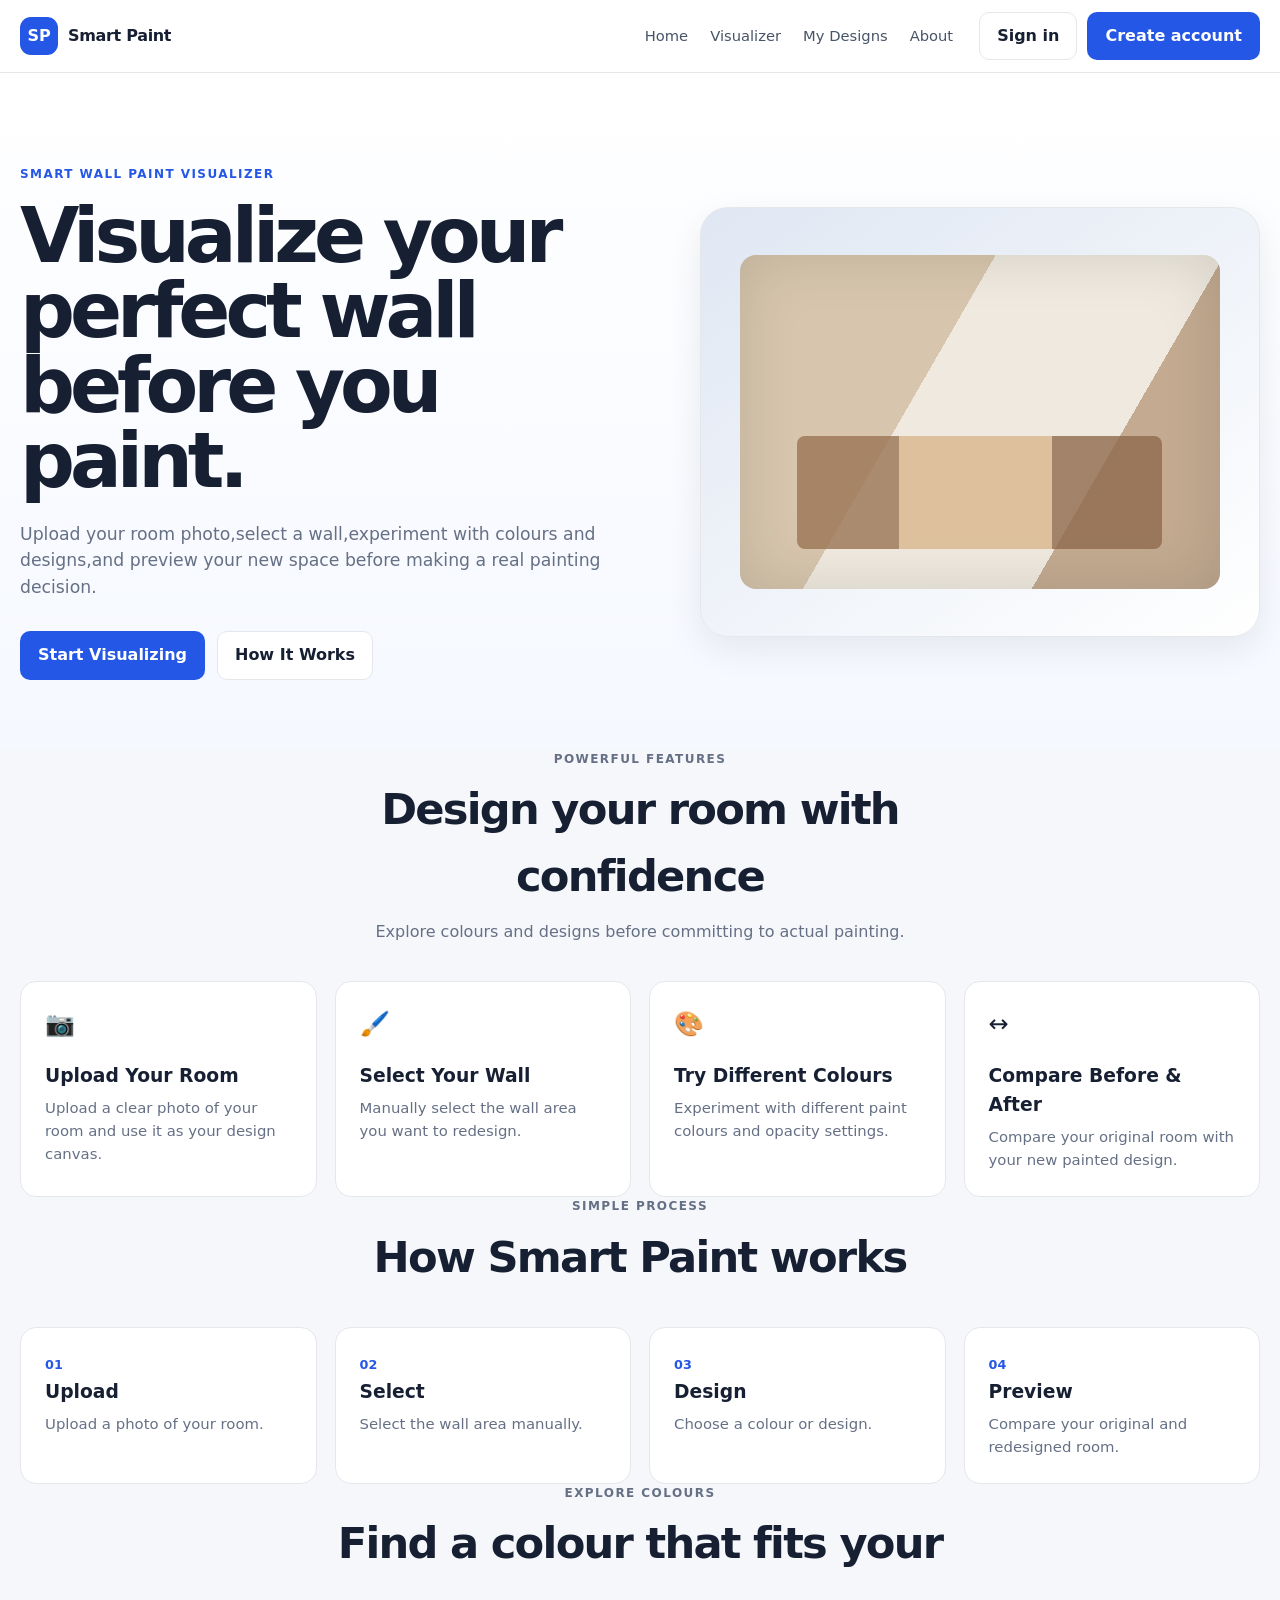
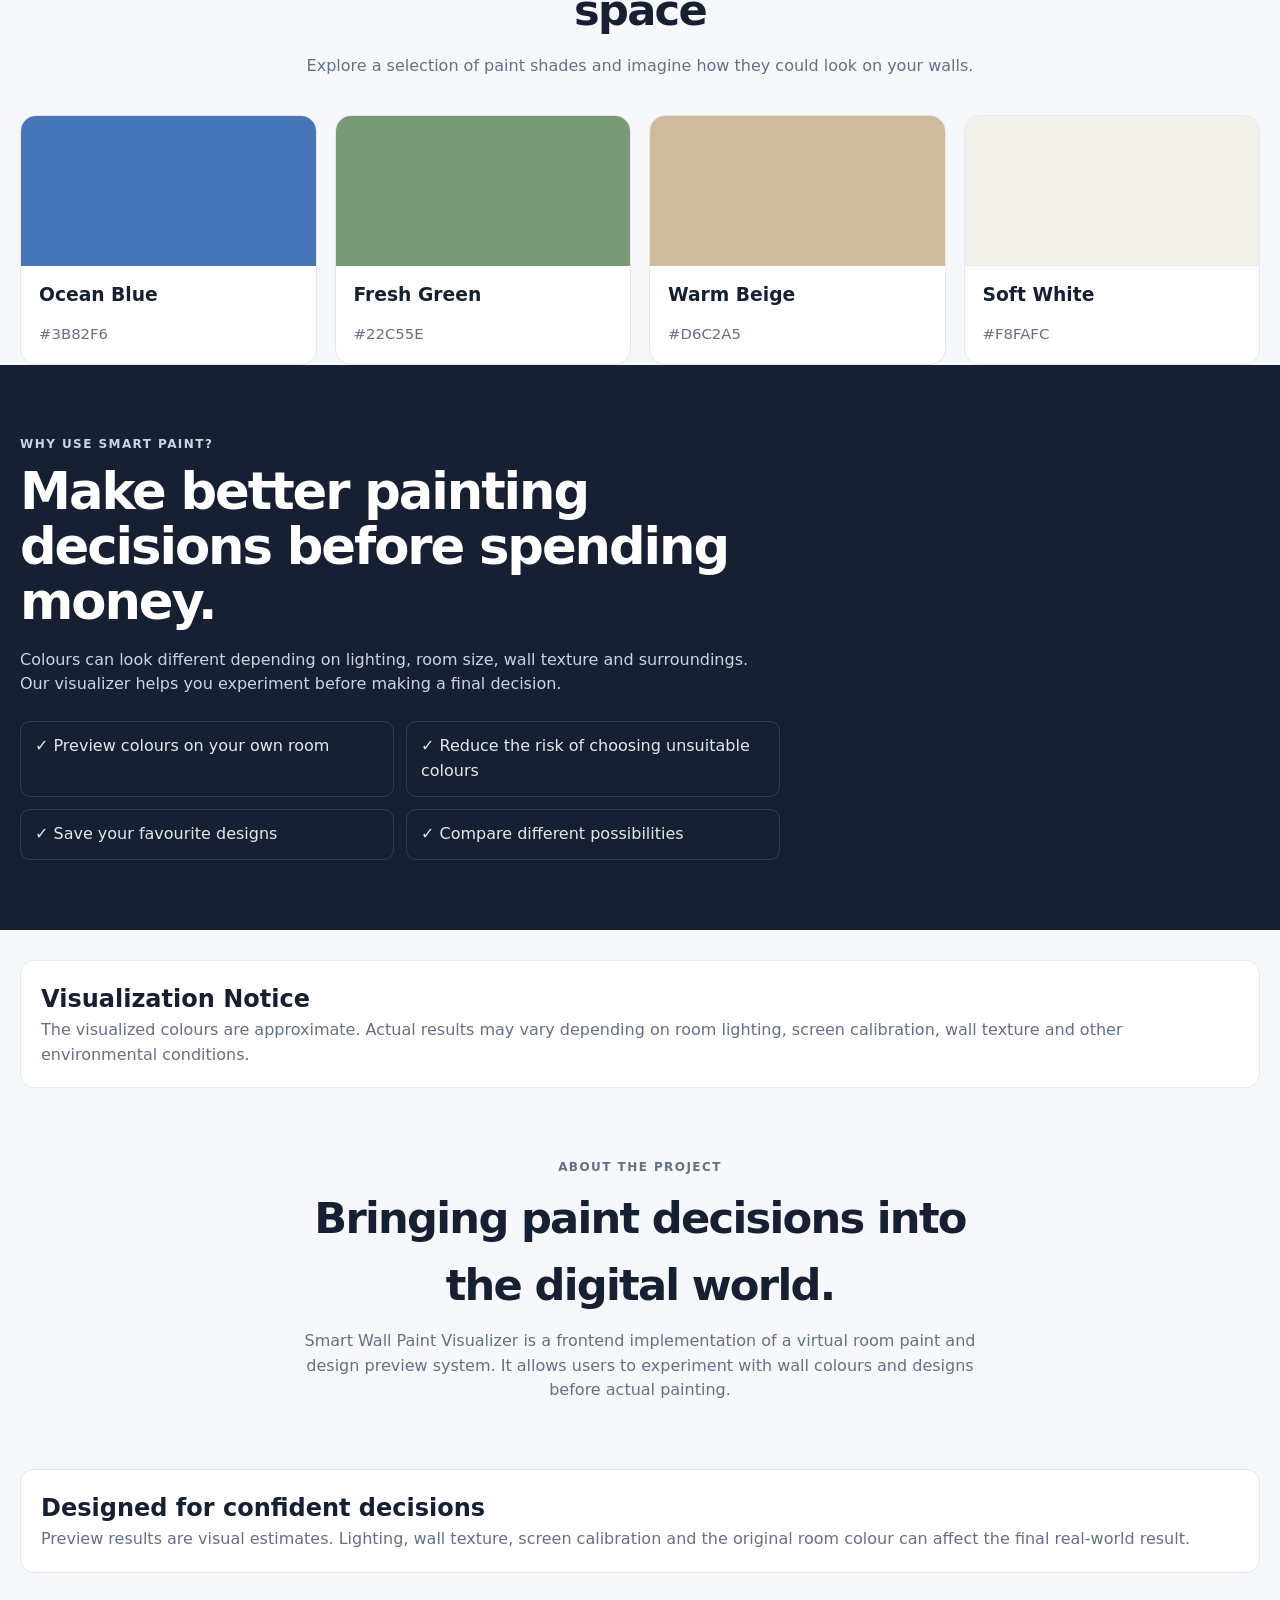
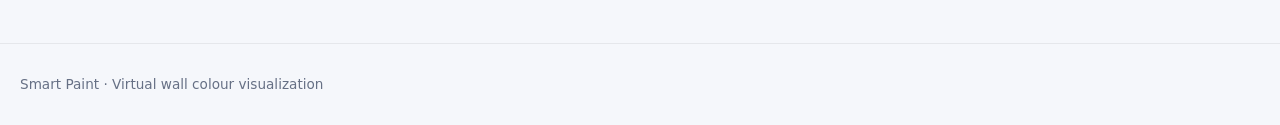
<file: index.html>
<!doctype html>
<html lang="en">
  <head>
    <meta charset="UTF-8" />
    <meta name="viewport" content="width=device-width, initial-scale=1.0" />
    <link rel="stylesheet" href="css/style.css" />
    <link rel="stylesheet" href="css/components.css" />
    <link rel="stylesheet" href="css/responsive.css" />
    <title>Smart Wall Paint Visualizer</title>
  </head>
  <body>
    <header class="site-header">
      <div class="container header-container">
        <a href="index.html" class="logo">
          <span class="logo-mark"> SP </span>
          <span class="logo-text"> Smart Paint </span>
        </a>
        <nav class="main-navigation" aria-label="Main navigation">
          <a href="index.html"> Home </a>
          <a href="pages/upload.html"> Visualizer </a>
          <a href="pages/saved-designs.html"> My Designs </a>
          <a href="#about"> About </a>
        </nav>
        <div class="header-actions">
          <a href="pages/login.html" class="button-link"> Sign in </a>
          <a href="pages/register.html" class="button primary">
            Create account
          </a>
        </div>
      </div>
    </header>
    <main>
      <section class="hero-section" id="home">
        <div class="container hero-container">
          <div class="hero-content">
            <p class="eyebrow">SMART WALL PAINT VISUALIZER</p>
            <h1>Visualize your perfect wall before you paint.</h1>
            <p class="hero-description">
              Upload your room photo,select a wall,experiment with colours and
              designs,and preview your new space before making a real painting
              decision.
            </p>
            <div class="hero-actions">
              <a href="pages/upload.html" class="primary-button">
                Start Visualizing
              </a>
              <a href="#how-it-works" class="secondary-button">
                How It Works
              </a>
            </div>
          </div>
          <div class="hero-visual" aria-hidden="true">
            <div class="hero-room"></div>
          </div>
        </div>
      </section>
      <section class="features-section" id="features">
        <div class="container">
          <div class="section-heading">
            <p class="eyebrow">POWERFUL FEATURES</p>
            <h2>Design your room with confidence</h2>
            <p>
              Explore colours and designs before committing to actual painting.
            </p>
          </div>
          <div class="features-grid">
            <article class="feature-card">
              <div class="feature-icon">📷</div>
              <h3>Upload Your Room</h3>
              <p>
                Upload a clear photo of your room and use it as your design
                canvas.
              </p>
            </article>
            <article class="feature-card">
              <div class="feature-icon">🖌️</div>
              <h3>Select Your Wall</h3>
              <p>Manually select the wall area you want to redesign.</p>
            </article>
            <article class="feature-card">
              <div class="feature-icon">🎨</div>
              <h3>Try Different Colours</h3>
              <p>
                Experiment with different paint colours and opacity settings.
              </p>
            </article>
            <article class="feature-card">
              <div class="feature-icon">↔️</div>
              <h3>Compare Before & After</h3>
              <p>Compare your original room with your new painted design.</p>
            </article>
          </div>
        </div>
      </section>
      <section class="how-it-works-section" id="how-it-works">
        <div class="container">
          <div class="section-heading">
            <p class="eyebrow">SIMPLE PROCESS</p>
            <h2>How Smart Paint works</h2>
          </div>
          <div class="steps-container">
            <article class="step-card">
              <span class="step-number"> 01 </span>
              <h3>Upload</h3>
              <p>Upload a photo of your room.</p>
            </article>
            <article class="step-card">
              <span class="step-number"> 02 </span>
              <h3>Select</h3>
              <p>Select the wall area manually.</p>
            </article>
            <article class="step-card">
              <span class="step-number"> 03 </span>
              <h3>Design</h3>
              <p>Choose a colour or design.</p>
            </article>
            <article class="step-card">
              <span class="step-number"> 04 </span>
              <h3>Preview</h3>
              <p>Compare your original and redesigned room.</p>
            </article>
          </div>
        </div>
      </section>
      <section class="color-section" id="colors">
        <div class="container">
          <div class="section-heading">
            <p class="eyebrow">EXPLORE COLOURS</p>
            <h2>Find a colour that fits your space</h2>
            <p>
              Explore a selection of paint shades and imagine how they could
              look on your walls.
            </p>
          </div>
          <div class="color-grid">
            <article class="color-card">
              <div class="color-swatch color-blue"></div>
              <h3>Ocean Blue</h3>
              <p>#3B82F6</p>
            </article>
            <article class="color-card">
              <div class="color-swatch color-green"></div>
              <h3>Fresh Green</h3>
              <p>#22C55E</p>
            </article>
            <article class="color-card">
              <div class="color-swatch color-beige"></div>
              <h3>Warm Beige</h3>
              <p>#D6C2A5</p>
            </article>
            <article class="color-card">
              <div class="color-swatch color-white"></div>
              <h3>Soft White</h3>
              <p>#F8FAFC</p>
            </article>
          </div>
        </div>
      </section>
      <section class="benefits-section">
        <div class="container benefits-container">
          <div class="benefits-content">
            <p class="eyebrow">WHY USE SMART PAINT?</p>
            <h2>Make better painting decisions before spending money.</h2>
            <p>
              Colours can look different depending on lighting, room size, wall
              texture and surroundings. Our visualizer helps you experiment
              before making a final decision.
            </p>
            <ul class="benefits-list">
              <li>✓ Preview colours on your own room</li>
              <li>✓ Reduce the risk of choosing unsuitable colours</li>
              <li>✓ Save your favourite designs</li>
              <li>✓ Compare different possibilities</li>
            </ul>
          </div>
        </div>
      </section>
      <section class="disclaimer-section">
        <div class="container">
          <div class="disclaimer-box">
            <h2>Visualization Notice</h2>
            <p>
              The visualized colours are approximate. Actual results may vary
              depending on room lighting, screen calibration, wall texture and
              other environmental conditions.
            </p>
          </div>
        </div>
      </section>
      <section class="about-section" id="about">
        <div class="container">
          <div class="section-heading">
            <p class="eyebrow">ABOUT THE PROJECT</p>
            <h2>Bringing paint decisions into the digital world.</h2>
            <p>
              Smart Wall Paint Visualizer is a frontend implementation of a
              virtual room paint and design preview system. It allows users to
              experiment with wall colours and designs before actual painting.
            </p>
          </div>
        </div>
      </section>
      <section class="disclaimer-section">
        <div class="container">
          <div class="disclaimer-box">
            <h2>Designed for confident decisions</h2>
            <p>
              Preview results are visual estimates. Lighting, wall texture,
              screen calibration and the original room colour can affect the
              final real-world result.
            </p>
          </div>
        </div>
      </section>
    </main>
    <footer class="footer">
      <div class="container">
        Smart Paint · Virtual wall colour visualization
      </div>
    </footer>
  </body>
</html>
</file>
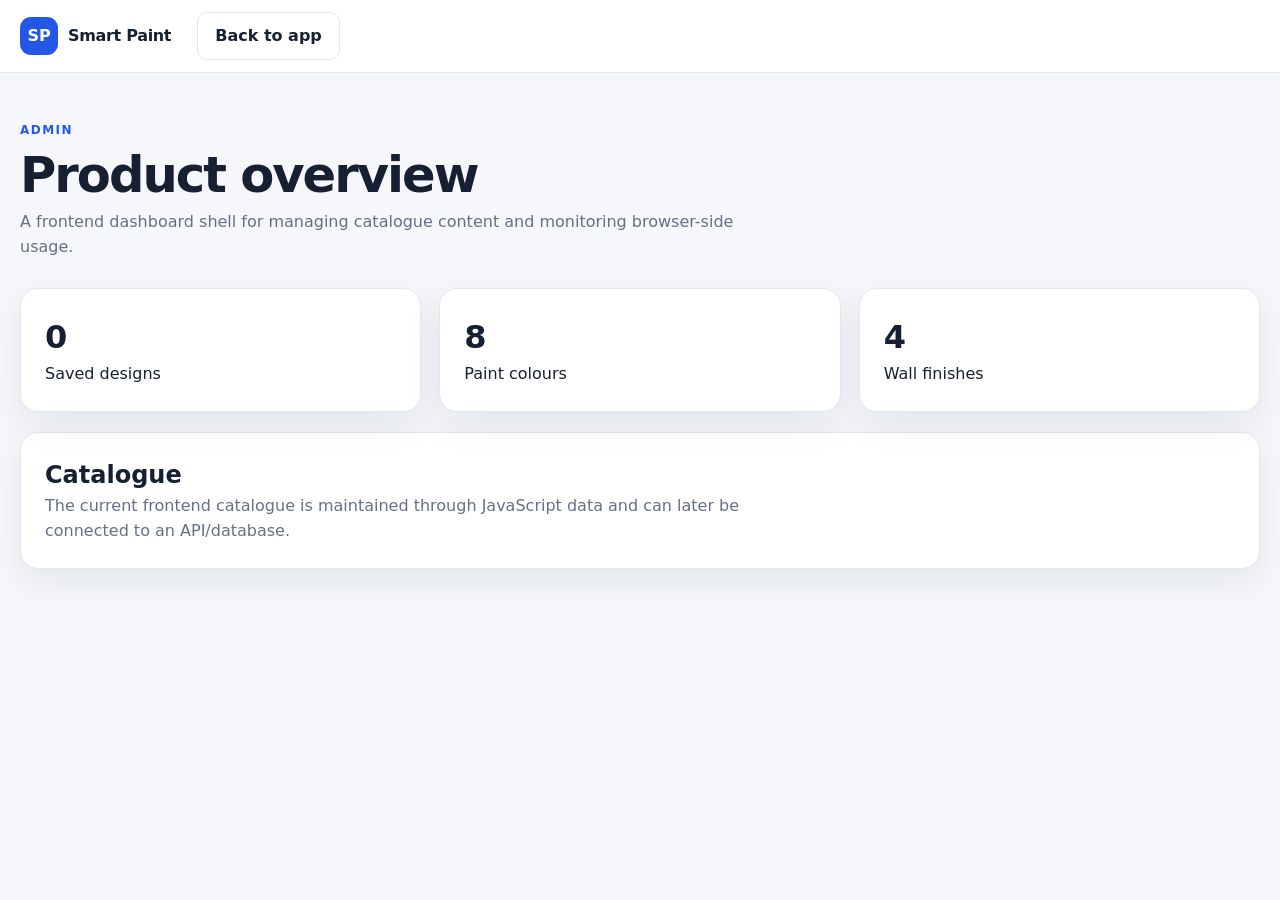
<file: pages/admin.html>
<!doctype html>
<html lang="en">
  <head>
    <meta charset="utf-8" />
    <meta name="viewport" content="width=device-width,initial-scale=1" />
    <title>Admin dashboard | Smart Paint</title>
    <link rel="stylesheet" href="../css/style.css" />
    <link rel="stylesheet" href="../css/components.css" />
    <link rel="stylesheet" href="../css/responsive.css" />
  </head>
  <body>
    <header class="site-header">
      <div class="container header-container">
        <a class="logo" href="../index.html">
          <span class="logo-mark"> SP </span>
          <span class="logo-text"> Smart Paint </span>
        </a>
        <a class="button-link" href="../index.html"> Back to app </a>
      </div>
    </header>
    <main class="page-shell">
      <div class="container">
        <header class="page-header">
          <p class="eyebrow">ADMIN</p>
          <h1 class="page-title">Product overview</h1>
          <p class="page-description">
            A frontend dashboard shell for managing catalogue content and
            monitoring browser-side usage.
          </p>
        </header>
        <div class="admin-grid">
          <article class="card kpi-card">
            <strong id="admin-design-count"> — </strong>
            <p>Saved designs</p>
          </article>
          <article class="card kpi-card">
            <strong> 8 </strong>
            <p>Paint colours</p>
          </article>
          <article class="card kpi-card">
            <strong> 4 </strong>
            <p>Wall finishes</p>
          </article>
        </div>
        <section class="card admin-section">
          <h2>Catalogue</h2>
          <p class="page-description">
            The current frontend catalogue is maintained through JavaScript data
            and can later be connected to an API/database.
          </p>
        </section>
      </div>
    </main>
    <script src="../js/storage.js"></script>
    <script src="../js/admin.js"></script>
  </body>
</html>
</file>
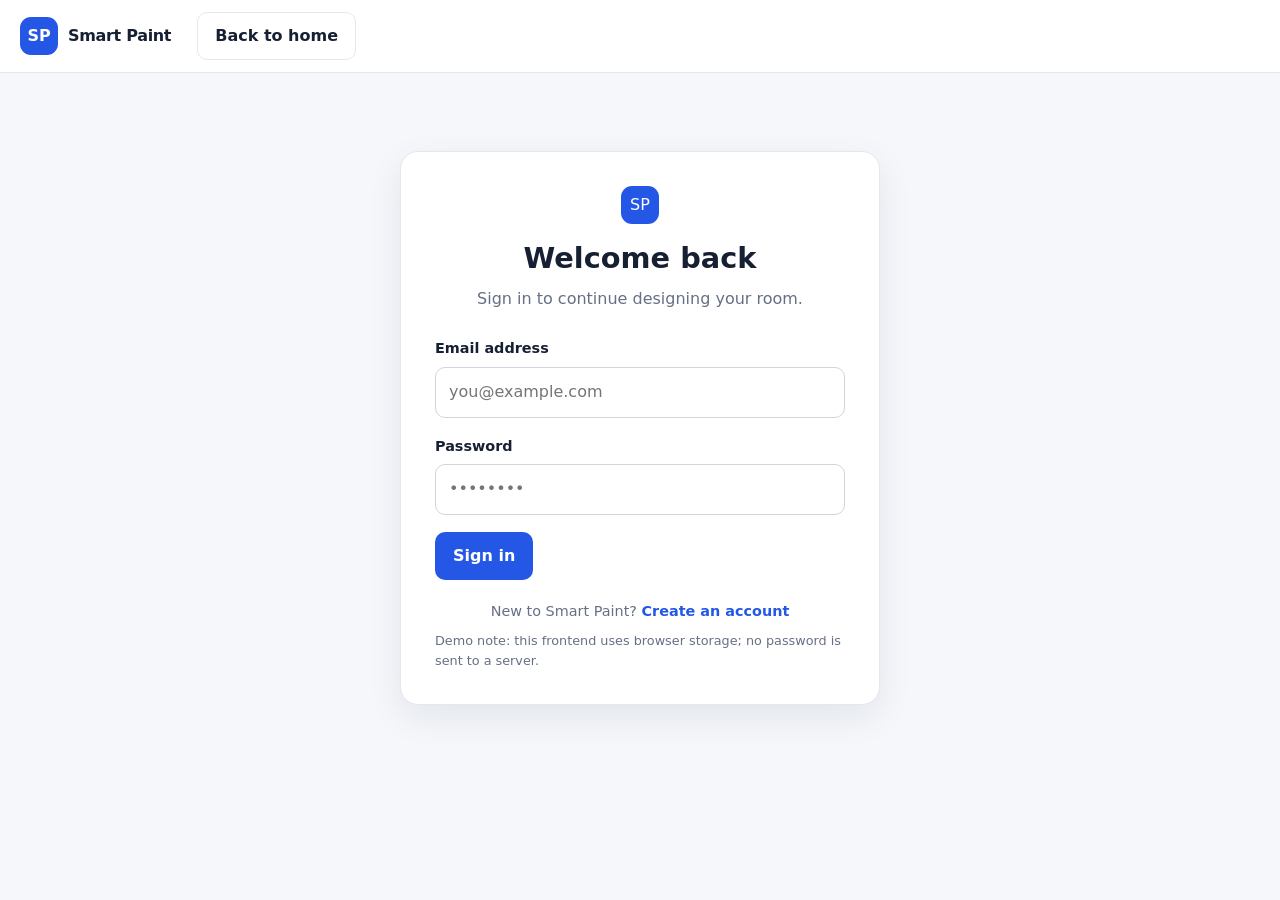
<file: pages/login.html>
<!doctype html>
<html lang="en">
  <head>
    <meta charset="utf-8" />
    <meta name="viewport" content="width=device-width,initial-scale=1" />
    <title>Sign in | Smart Paint</title>
    <link rel="stylesheet" href="../css/style.css" />
    <link rel="stylesheet" href="../css/components.css" />
    <link rel="stylesheet" href="../css/responsive.css" />
  </head>
  <body data-page="auth">
    <header class="site-header">
      <div class="container header-container">
        <a class="logo" href="../index.html">
          <span class="logo-mark"> SP </span>
          <span class="logo-text"> Smart Paint </span>
        </a>
        <a class="button-link" href="../index.html"> Back to home </a>
      </div>
    </header>
    <main class="page-shell">
      <div class="form-shell">
        <section class="card auth-card">
          <div class="auth-brand">
            <div class="logo-mark">SP</div>
            <h1>Welcome back</h1>
            <p class="auth-subtitle">
              Sign in to continue designing your room.
            </p>
          </div>
          <form id="auth-form" data-mode="login">
            <div class="form-group">
              <label for="email"> Email address </label>
              <input
                id="email"
                type="email"
                autocomplete="email"
                placeholder="you@example.com"
                required
              />
            </div>
            <div class="form-group">
              <label for="password"> Password </label>
              <input
                id="password"
                type="password"
                autocomplete="current-password"
                placeholder="••••••••"
                required
                minlength="6"
              />
            </div>
            <p id="auth-message" aria-live="polite"></p>
            <button class="button primary" type="submit">Sign in</button>
          </form>
          <p class="auth-footer">
            New to Smart Paint?
            <a href="register.html"> Create an account </a>
          </p>
          <p class="form-note">
            Demo note: this frontend uses browser storage; no password is sent
            to a server.
          </p>
        </section>
      </div>
    </main>
    <script src="../js/storage.js"></script>
    <script src="../js/validation.js"></script>
    <script src="../js/auth.js"></script>
  </body>
</html>
</file>
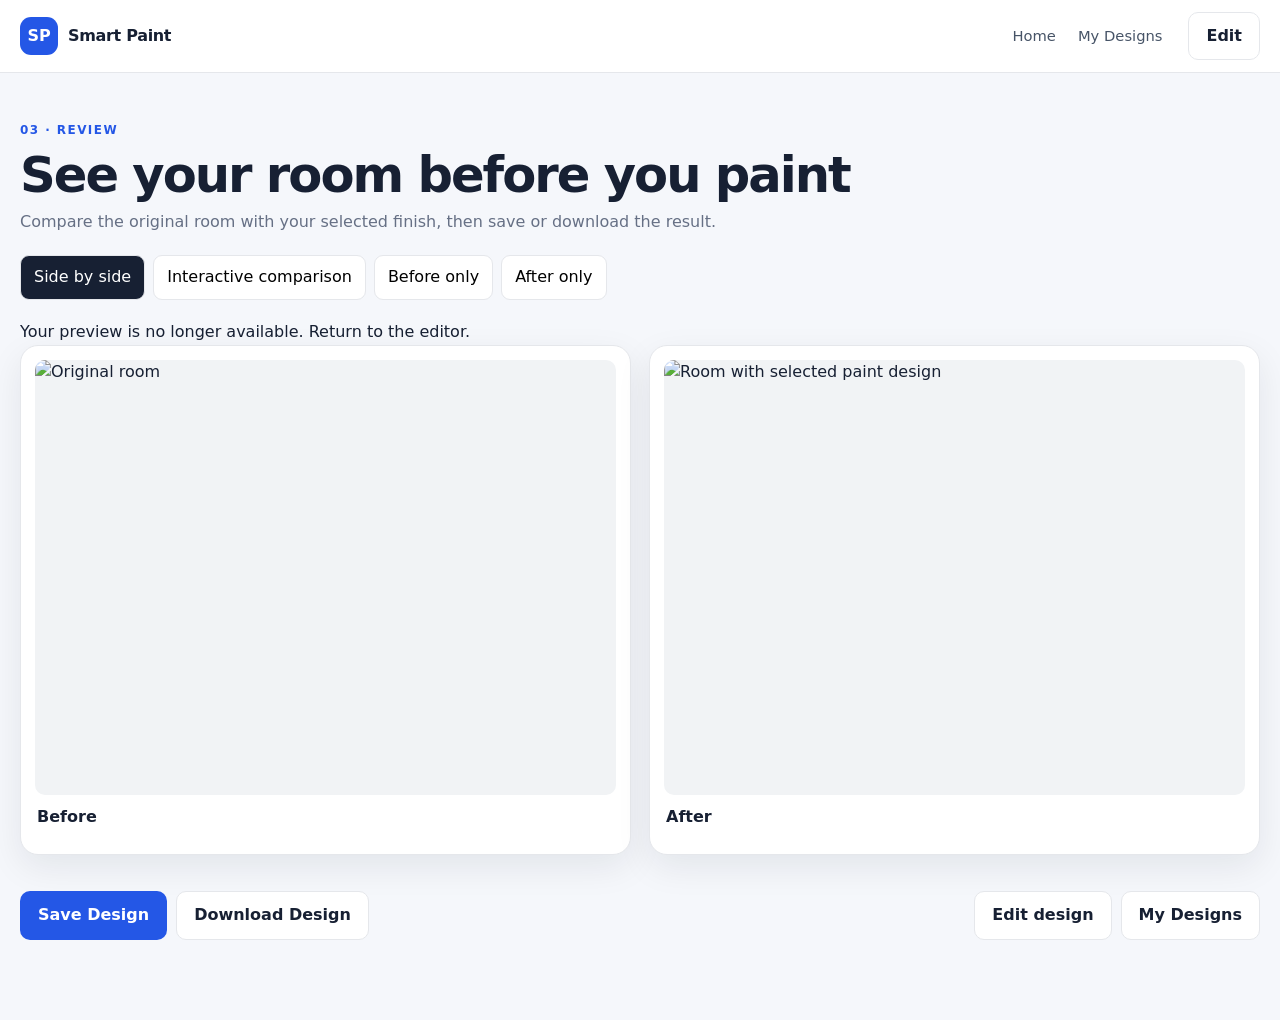
<file: pages/preview.html>
<!doctype html>
<html lang="en">
  <head>
    <meta charset="utf-8" />
    <meta name="viewport" content="width=device-width,initial-scale=1" />
    <title>Design preview | Smart Paint</title>
    <link rel="stylesheet" href="../css/style.css" />
    <link rel="stylesheet" href="../css/components.css" />
    <link rel="stylesheet" href="../css/responsive.css" />
  </head>
  <body data-page="preview">
    <header class="site-header">
      <div class="container header-container">
        <a class="logo" href="../index.html">
          <span class="logo-mark"> SP </span>
          <span class="logo-text"> Smart Paint </span>
        </a>
        <nav class="main-navigation">
          <a href="../index.html"> Home </a>
          <a href="saved-designs.html"> My Designs </a>
        </nav>
        <div class="header-actions">
          <a class="button-link" href="wall-selection.html"> Edit </a>
        </div>
      </div>
    </header>
    <main class="page-shell preview-page">
      <div class="container">
        <div class="preview-header">
          <header class="page-header">
            <p class="eyebrow">03 · REVIEW</p>
            <h1 class="page-title">See your room before you paint</h1>
            <p class="page-description">
              Compare the original room with your selected finish, then save or
              download the result.
            </p>
          </header>
        </div>
        <div class="preview-toolbar">
          <button class="preview-mode active" data-mode="side">
            Side by side
          </button>
          <button class="preview-mode" data-mode="comparison">
            Interactive comparison
          </button>
          <button class="preview-mode" data-mode="before">Before only</button>
          <button class="preview-mode" data-mode="after">After only</button>
        </div>
        <p id="preview-status" class="preview-status" aria-live="polite"></p>
        <section id="preview-container" class="preview-container">
          <article class="card preview-card">
            <img id="before-image" alt="Original room" />
            <h2>Before</h2>
          </article>
          <article class="card preview-card">
            <img id="after-image" alt="Room with selected paint design" />
            <h2>After</h2>
          </article>
        </section>
        <section id="comparison-tool" class="card comparison-tool mode-hidden">
          <div class="comparison-frame">
            <img id="comparison-before-image" alt="" />
            <div id="comparison-after-layer" class="comparison-after-layer">
              <img id="comparison-after-image" alt="" />
            </div>
            <span class="comparison-label before"> Before </span>
            <span class="comparison-label after"> After </span>
            <div id="comparison-divider" class="comparison-divider"></div>
            <input
              id="comparison-slider"
              class="comparison-slider"
              type="range"
              min="0"
              max="100"
              value="50"
              aria-label="Before and after comparison"
            />
          </div>
          <p class="comparison-help">
            Drag the slider to compare the original and painted room.
          </p>
        </section>
        <section id="design-summary" class="design-summary-grid"></section>
        <div class="preview-actions">
          <div class="primary-actions">
            <button id="save-design" class="button primary">Save Design</button>
            <button id="download-design" class="button secondary">
              Download Design
            </button>
          </div>
          <div class="secondary-actions">
            <a class="button-link" href="wall-selection.html"> Edit design </a>
            <a class="button-link" href="saved-designs.html"> My Designs </a>
          </div>
        </div>
      </div>
    </main>
    <div id="toast" class="toast"></div>
    <script src="../js/storage.js"></script>
    <script src="../js/app.js"></script>
  </body>
</html>
</file>
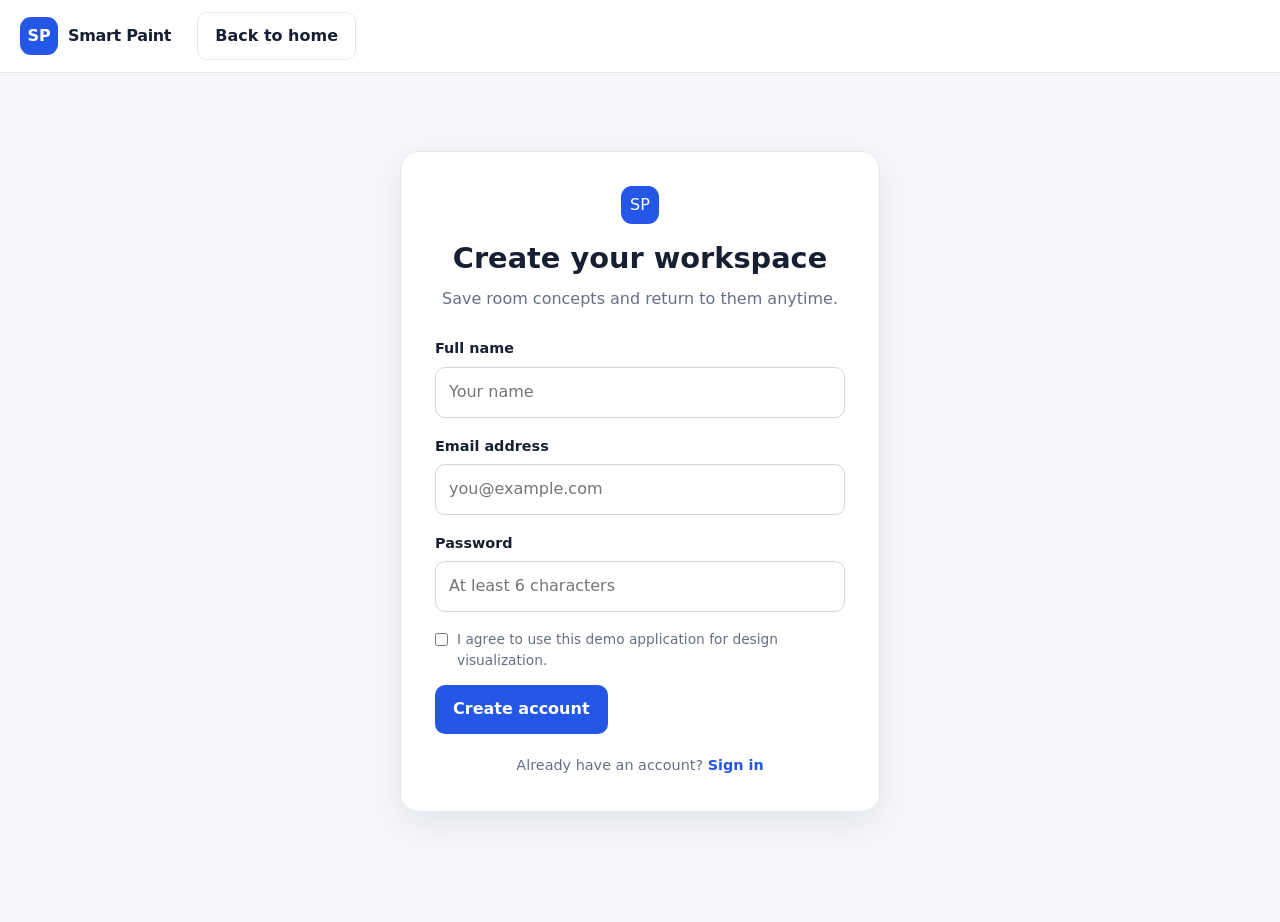
<file: pages/register.html>
<!doctype html>
<html lang="en">
  <head>
    <meta charset="utf-8" />
    <meta name="viewport" content="width=device-width,initial-scale=1" />
    <title>Create account | Smart Paint</title>
    <link rel="stylesheet" href="../css/style.css" />
    <link rel="stylesheet" href="../css/components.css" />
    <link rel="stylesheet" href="../css/responsive.css" />
  </head>
  <body data-page="auth">
    <header class="site-header">
      <div class="container header-container">
        <a class="logo" href="../index.html">
          <span class="logo-mark"> SP </span>
          <span class="logo-text"> Smart Paint </span>
        </a>
        <a class="button-link" href="../index.html"> Back to home </a>
      </div>
    </header>
    <main class="page-shell">
      <div class="form-shell">
        <section class="card auth-card">
          <div class="auth-brand">
            <div class="logo-mark">SP</div>
            <h1>Create your workspace</h1>
            <p class="auth-subtitle">
              Save room concepts and return to them anytime.
            </p>
          </div>
          <form id="auth-form" data-mode="register">
            <div class="form-group">
              <label for="name"> Full name </label>
              <input
                id="name"
                type="text"
                autocomplete="name"
                placeholder="Your name"
                required
              />
            </div>
            <div class="form-group">
              <label for="email"> Email address </label>
              <input
                id="email"
                type="email"
                autocomplete="email"
                placeholder="you@example.com"
                required
              />
            </div>
            <div class="form-group">
              <label for="password"> Password </label>
              <input
                id="password"
                type="password"
                autocomplete="new-password"
                placeholder="At least 6 characters"
                required
                minlength="6"
              />
            </div>
            <label class="checkbox-row">
              <input type="checkbox" required />
              <span>
                I agree to use this demo application for design visualization.
              </span>
            </label>
            <p id="auth-message" aria-live="polite"></p>
            <button class="button primary" type="submit">Create account</button>
          </form>
          <p class="auth-footer">
            Already have an account?
            <a href="login.html"> Sign in </a>
          </p>
        </section>
      </div>
    </main>
    <script src="../js/storage.js"></script>
    <script src="../js/validation.js"></script>
    <script src="../js/auth.js"></script>
  </body>
</html>
</file>
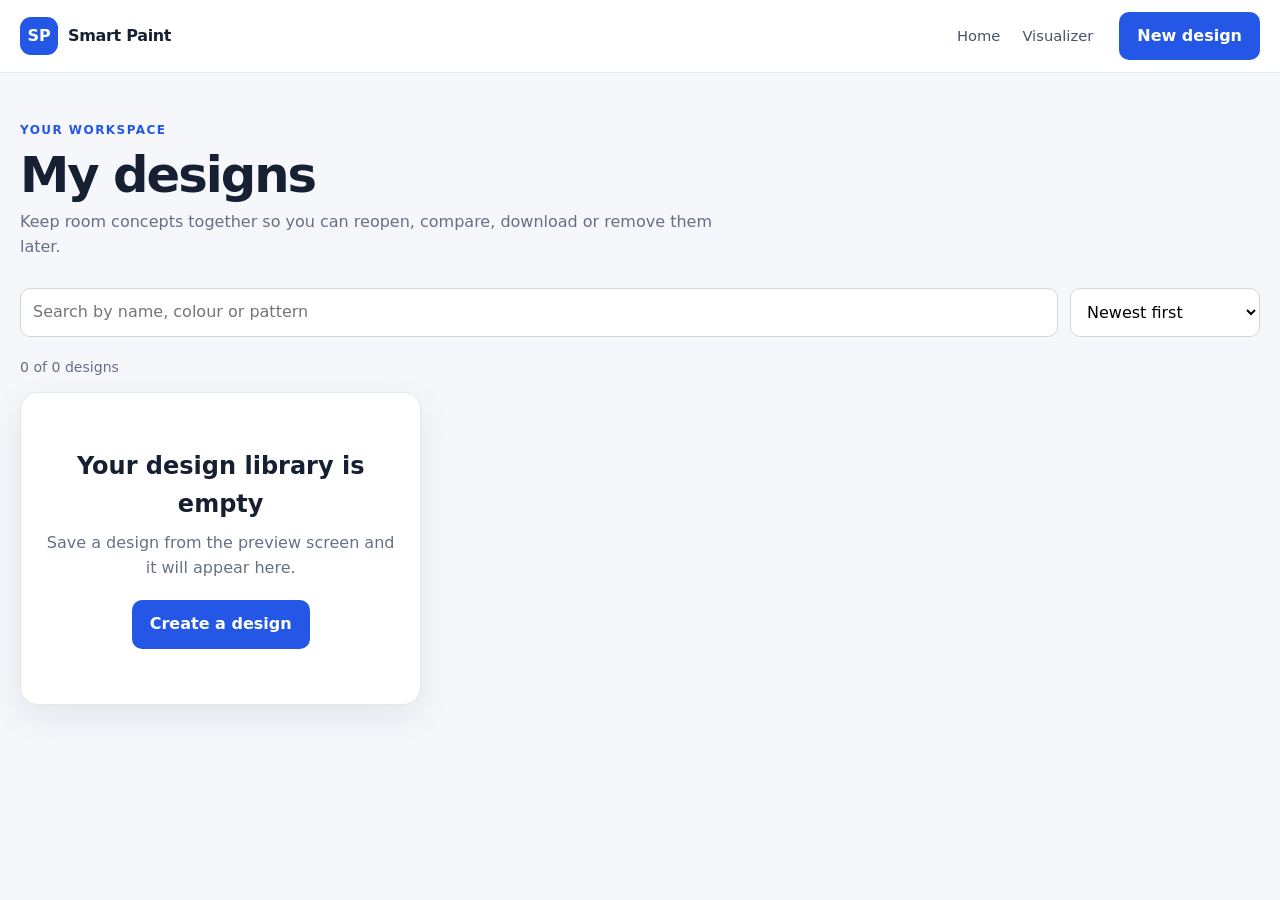
<file: pages/saved-designs.html>
<!doctype html>
<html lang="en">
  <head>
    <meta charset="utf-8" />
    <meta name="viewport" content="width=device-width,initial-scale=1" />
    <title>My designs | Smart Paint</title>
    <link rel="stylesheet" href="../css/style.css" />
    <link rel="stylesheet" href="../css/components.css" />
    <link rel="stylesheet" href="../css/responsive.css" />
  </head>
  <body data-page="saved">
    <header class="site-header">
      <div class="container header-container">
        <a class="logo" href="../index.html">
          <span class="logo-mark"> SP </span>
          <span class="logo-text"> Smart Paint </span>
        </a>
        <nav class="main-navigation">
          <a href="../index.html"> Home </a>
          <a href="upload.html"> Visualizer </a>
        </nav>
        <div class="header-actions">
          <a class="button primary" href="upload.html"> New design </a>
        </div>
      </div>
    </header>
    <main class="page-shell">
      <div class="container">
        <header class="page-header">
          <p class="eyebrow">YOUR WORKSPACE</p>
          <h1 class="page-title">My designs</h1>
          <p class="page-description">
            Keep room concepts together so you can reopen, compare, download or
            remove them later.
          </p>
        </header>
        <div class="saved-toolbar">
          <input
            id="saved-design-search"
            type="search"
            placeholder="Search by name, colour or pattern"
            aria-label="Search saved designs"
          />
          <select id="saved-design-sort" aria-label="Sort saved designs">
            <option value="newest">Newest first</option>
            <option value="oldest">Oldest first</option>
            <option value="pattern">Pattern A–Z</option>
          </select>
        </div>
        <p id="saved-design-count" class="saved-count"></p>
        <div id="saved-designs-container" class="saved-designs-container"></div>
      </div>
    </main>
    <div id="toast" class="toast"></div>
    <script src="../js/storage.js"></script>
    <script src="../js/app.js"></script>
  </body>
</html>
</file>
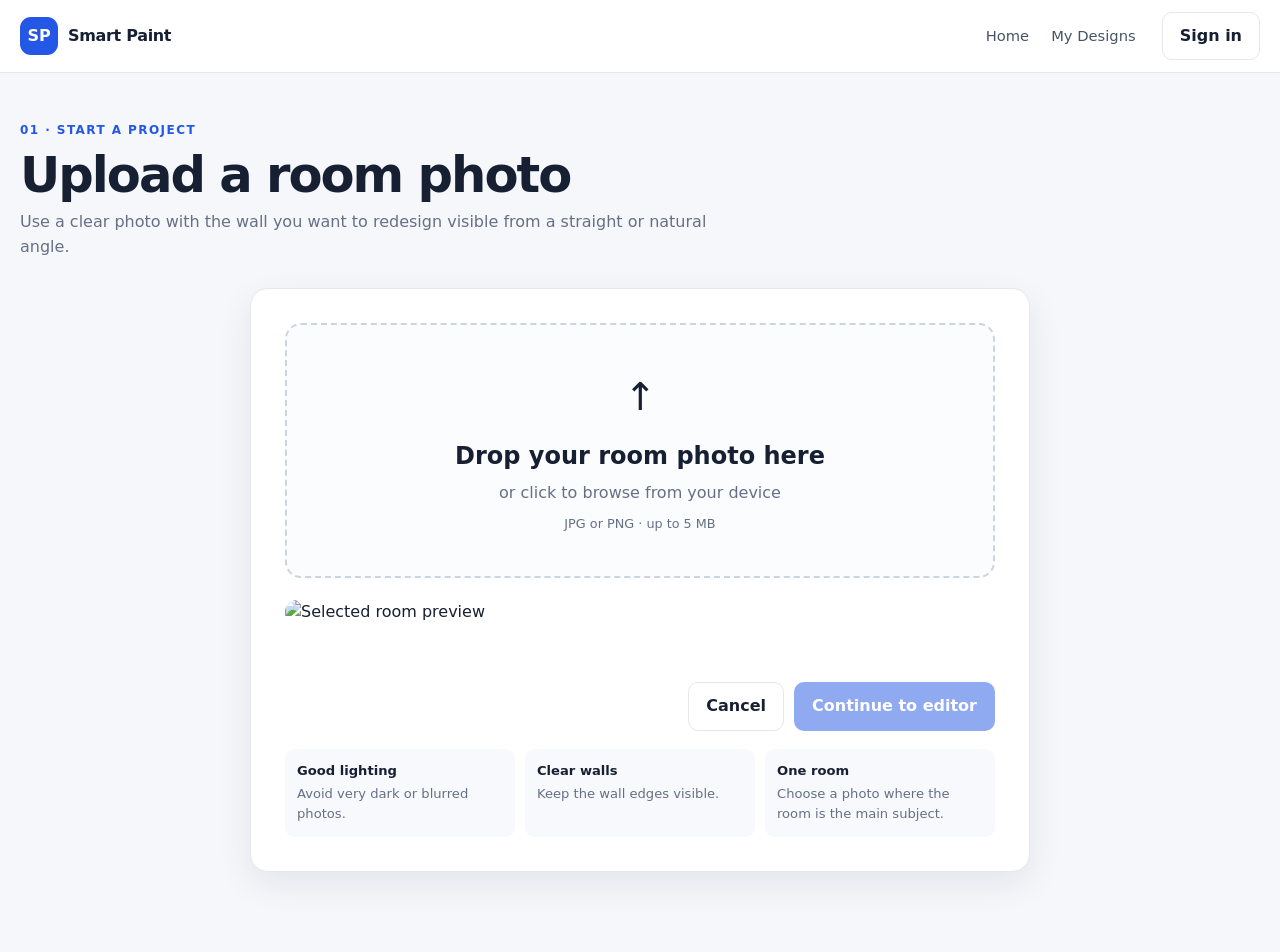
<file: pages/upload.html>
<!doctype html>
<html lang="en">
  <head>
    <meta charset="utf-8" />
    <meta name="viewport" content="width=device-width,initial-scale=1" />
    <title>Upload room | Smart Paint</title>
    <link rel="stylesheet" href="../css/style.css" />
    <link rel="stylesheet" href="../css/components.css" />
    <link rel="stylesheet" href="../css/responsive.css" />
  </head>
  <body>
    <header class="site-header">
      <div class="container header-container">
        <a class="logo" href="../index.html">
          <span class="logo-mark"> SP </span>
          <span class="logo-text"> Smart Paint </span>
        </a>
        <nav class="main-navigation">
          <a href="../index.html"> Home </a>
          <a href="saved-designs.html"> My Designs </a>
        </nav>
        <div class="header-actions">
          <a class="button-link" href="login.html"> Sign in </a>
        </div>
      </div>
    </header>
    <main class="page-shell">
      <div class="container">
        <header class="page-header">
          <p class="eyebrow">01 · START A PROJECT</p>
          <h1 class="page-title">Upload a room photo</h1>
          <p class="page-description">
            Use a clear photo with the wall you want to redesign visible from a
            straight or natural angle.
          </p>
        </header>
        <section class="card upload-card">
          <form id="upload-form">
            <div
              id="upload-drop-zone"
              class="drop-zone"
              role="button"
              tabindex="0"
            >
              <div class="drop-icon">↑</div>
              <h2>Drop your room photo here</h2>
              <p>or click to browse from your device</p>
              <p class="form-note">JPG or PNG · up to 5 MB</p>
              <input
                id="room-image"
                class="file-input"
                type="file"
                accept="image/jpeg,image/png"
              />
            </div>
            <p id="upload-file-info" class="upload-meta"></p>
            <img
              id="image-preview"
              class="upload-preview"
              hidden
              alt="Selected room preview"
            />
            <p
              id="upload-message"
              class="upload-message"
              aria-live="polite"
            ></p>
            <div class="upload-actions">
              <a class="button-link" href="../index.html"> Cancel </a>
              <button id="upload-submit" class="button primary" type="submit">
                Continue to editor
              </button>
            </div>
          </form>
          <div class="upload-tips">
            <div class="upload-tip">
              <strong> Good lighting </strong>
              Avoid very dark or blurred photos.
            </div>
            <div class="upload-tip">
              <strong> Clear walls </strong>
              Keep the wall edges visible.
            </div>
            <div class="upload-tip">
              <strong> One room </strong>
              Choose a photo where the room is the main subject.
            </div>
          </div>
        </section>
      </div>
    </main>
    <script src="../js/storage.js"></script>
    <script src="../js/upload.js"></script>
  </body>
</html>
</file>
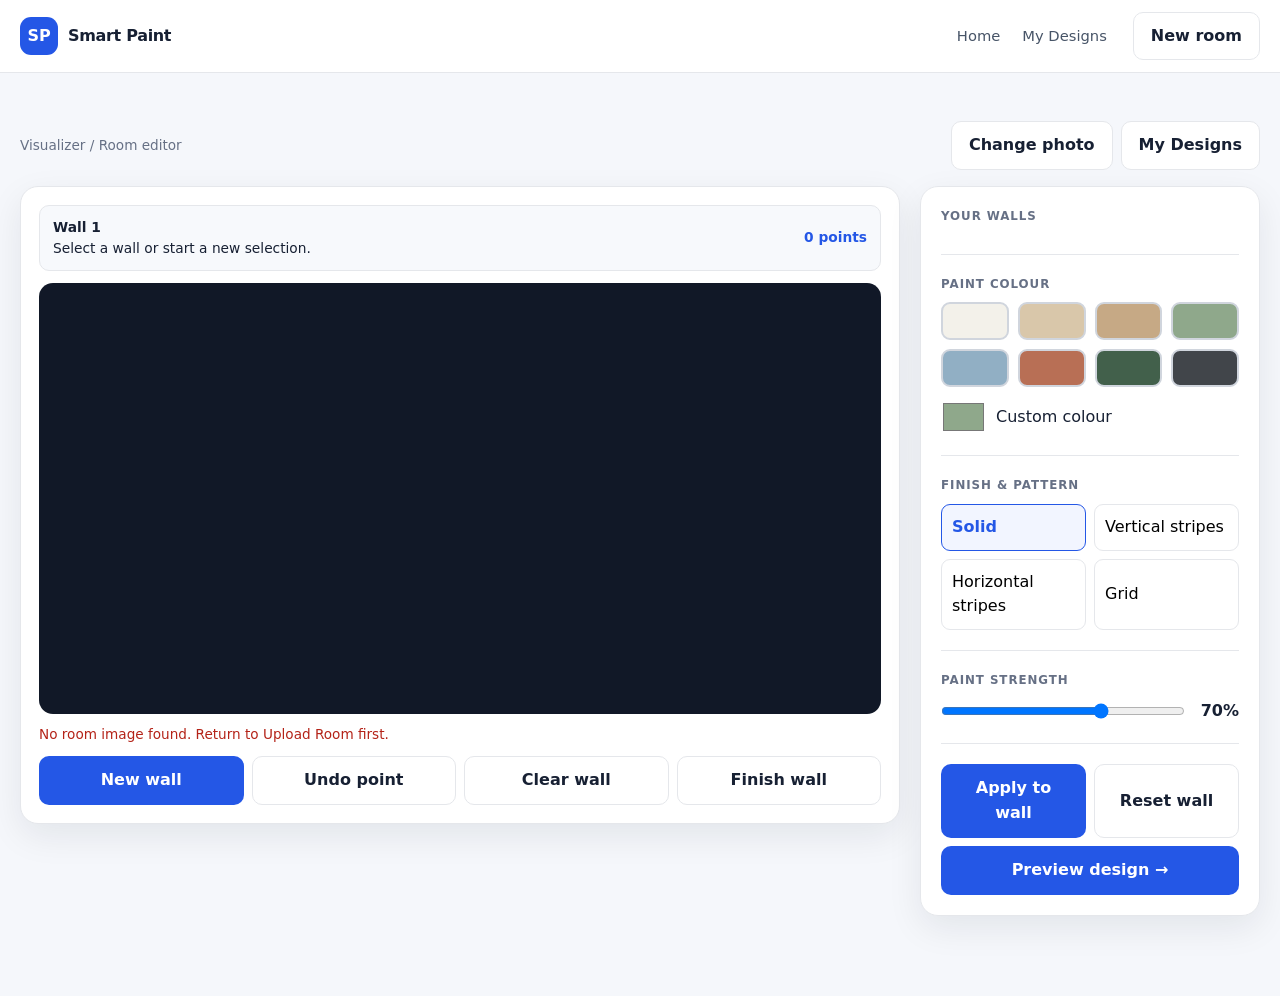
<file: pages/wall-selection.html>
<!doctype html>
<html lang="en">
  <head>
    <meta charset="utf-8" />
    <meta name="viewport" content="width=device-width,initial-scale=1" />
    <title>Room editor | Smart Paint</title>
    <link rel="stylesheet" href="../css/style.css" />
    <link rel="stylesheet" href="../css/components.css" />
    <link rel="stylesheet" href="../css/responsive.css" />
  </head>
  <body>
    <header class="site-header">
      <div class="container header-container">
        <a class="logo" href="../index.html">
          <span class="logo-mark"> SP </span>
          <span class="logo-text"> Smart Paint </span>
        </a>
        <nav class="main-navigation">
          <a href="../index.html"> Home </a>
          <a href="saved-designs.html"> My Designs </a>
        </nav>
        <div class="header-actions">
          <a class="button-link" href="upload.html"> New room </a>
        </div>
      </div>
    </header>
    <main class="page-shell">
      <div class="container">
        <div class="editor-topbar">
          <div class="editor-breadcrumb">Visualizer / Room editor</div>
          <div class="editor-navigation">
            <a class="button-link" href="upload.html"> Change photo </a>
            <a class="button-link" href="saved-designs.html"> My Designs </a>
          </div>
        </div>
        <div class="editor-layout">
          <section class="card editor-stage">
            <div class="selection-guide">
              <div>
                <strong id="active-wall-label"> Wall 1 </strong>
                <div id="selection-hint">
                  Select a wall or start a new selection.
                </div>
              </div>
              <span id="selection-point-count" class="selection-point-count">
                0 points
              </span>
            </div>
            <div class="canvas-stage">
              <canvas id="wallCanvas"> </canvas>
            </div>
            <p
              id="selection-status"
              class="selection-status"
              aria-live="polite"
            ></p>
            <div class="selection-controls">
              <button id="start-selection" class="button primary">
                New wall
              </button>
              <button id="undo-selection" class="button secondary">
                Undo point
              </button>
              <button id="clear-selection" class="button secondary">
                Clear wall
              </button>
              <button id="finish-selection" class="button secondary">
                Finish wall
              </button>
            </div>
          </section>
          <aside class="card editor-sidebar">
            <div class="editor-section">
              <div class="sidebar-label">Your walls</div>
              <div id="wall-list" class="wall-list"></div>
            </div>
            <div class="editor-section">
              <div class="sidebar-label">Paint colour</div>
              <div class="color-palette">
                <button
                  class="color-option"
                  data-color="#F3F1EA"
                  style="background: #f3f1ea"
                  aria-label="Cloud White"
                ></button>
                <button
                  class="color-option"
                  data-color="#D9C7AA"
                  style="background: #d9c7aa"
                  aria-label="Warm Linen"
                ></button>
                <button
                  class="color-option"
                  data-color="#C6A985"
                  style="background: #c6a985"
                  aria-label="Sandstone"
                ></button>
                <button
                  class="color-option"
                  data-color="#8FA88B"
                  style="background: #8fa88b"
                  aria-label="Sage Leaf"
                ></button>
                <button
                  class="color-option"
                  data-color="#91AFC4"
                  style="background: #91afc4"
                  aria-label="Misty Blue"
                ></button>
                <button
                  class="color-option"
                  data-color="#B86F55"
                  style="background: #b86f55"
                  aria-label="Terracotta"
                ></button>
                <button
                  class="color-option"
                  data-color="#42604B"
                  style="background: #42604b"
                  aria-label="Deep Forest"
                ></button>
                <button
                  class="color-option"
                  data-color="#41454A"
                  style="background: #41454a"
                  aria-label="Charcoal"
                ></button>
              </div>
              <div class="custom-color">
                <input id="paint-color" type="color" value="#8FA88B" />
                <span> Custom colour </span>
              </div>
            </div>
            <div class="editor-section">
              <div class="sidebar-label">Finish & pattern</div>
              <div class="design-palette">
                <button class="design-option active" data-design="solid">
                  Solid
                </button>
                <button class="design-option" data-design="vertical-stripes">
                  Vertical stripes
                </button>
                <button class="design-option" data-design="horizontal-stripes">
                  Horizontal stripes
                </button>
                <button class="design-option" data-design="grid">Grid</button>
              </div>
            </div>
            <div class="editor-section">
              <div class="sidebar-label">Paint strength</div>
              <div class="range-row">
                <input
                  id="paint-opacity"
                  type="range"
                  min="10"
                  max="100"
                  value="70"
                />
                <span id="opacity-value" class="range-value"> 70% </span>
              </div>
            </div>
            <div class="editor-actions">
              <button id="apply-paint" class="button primary">
                Apply to wall
              </button>
              <button id="reset-paint" class="button secondary">
                Reset wall
              </button>
              <button id="preview-design" class="button primary">
                Preview design →
              </button>
            </div>
          </aside>
        </div>
      </div>
    </main>
    <div id="toast" class="toast" role="status"></div>
    <script src="../js/storage.js"></script>
    <script src="../js/colors.js"></script>
    <script src="../js/designs.js"></script>
    <script src="../js/canvas.js?v=room-fix-3"></script>
  </body>
</html>
</file>
<file: css/style.css>
:root {
    --bg: #f5f7fb;
    --surface: #fff;
    --surface-2: #f8fafc;
    --text: #172033;
    --muted: #667085;
    --line: #e5e7eb;
    --brand: #2457e6;
    --brand-dark: #1742b5;
    --success: #15803d;
    --danger: #b42318;
    --shadow: 0 12px 35px rgba(16, 24, 40, .08);
    --radius: 18px;
    --container: 1240px;
}

* {
    box-sizing: border-box;
    margin: 0;
    padding: 0
}

html {
    scroll-behavior: smooth
}

body {
    font-family: Inter, ui-sans-serif, system-ui, -apple-system, "Segoe UI", Arial, sans-serif;
    background: var(--bg);
    color: var(--text);
    line-height: 1.55
}

button,
input,
select {
    font: inherit
}

button,
a {
    -webkit-tap-highlight-color: transparent
}

a {
    color: inherit
}

.container {
    width: min(calc(100% - 40px), var(--container));
    margin: auto
}

.site-header {
    position: sticky;
    top: 0;
    z-index: 30;
    background: rgba(255, 255, 255, .94);
    backdrop-filter: blur(12px);
    border-bottom: 1px solid var(--line)
}

.header-container {
    min-height: 72px;
    display: flex;
    align-items: center;
    gap: 26px
}

.logo {
    display: inline-flex;
    align-items: center;
    gap: 10px;
    text-decoration: none;
    font-weight: 800;
    white-space: nowrap
}

.logo-mark {
    width: 38px;
    height: 38px;
    border-radius: 11px;
    display: grid;
    place-items: center;
    background: var(--brand);
    color: #fff
}

.logo-text {
    letter-spacing: -.02em
}

.main-navigation {
    display: flex;
    gap: 22px;
    align-items: center;
    margin-left: auto
}

.main-navigation a {
    font-size: .92rem;
    text-decoration: none;
    color: #475467
}

.main-navigation a:hover {
    color: var(--brand)
}

.header-actions {
    display: flex;
    gap: 10px;
    align-items: center
}

.button,
.primary-button,
.secondary-button,
.button-link {
    display: inline-flex;
    align-items: center;
    justify-content: center;
    gap: 8px;
    border: 1px solid transparent;
    border-radius: 10px;
    padding: 11px 17px;
    text-decoration: none;
    cursor: pointer;
    font-weight: 700;
    transition: .18s ease
}

.primary-button,
.button.primary {
    background: var(--brand);
    color: #fff
}

.primary-button:hover,
.button.primary:hover {
    background: var(--brand-dark)
}

.secondary-button,
.button.secondary,
.button-link {
    background: #fff;
    border-color: var(--line);
    color: var(--text)
}

.secondary-button:hover,
.button.secondary:hover,
.button-link:hover {
    border-color: #c8d0dc;
    background: var(--surface-2)
}

.button:disabled {
    opacity: .5;
    cursor: not-allowed
}

.page-shell {
    padding: 48px 0 80px
}

.page-header {
    margin-bottom: 28px
}

.eyebrow {
    font-size: .75rem;
    font-weight: 800;
    letter-spacing: .12em;
    color: var(--brand);
    text-transform: uppercase
}

.page-title {
    font-size: clamp(2rem, 4vw, 3.1rem);
    letter-spacing: -.04em;
    line-height: 1.1;
    margin: 8px 0
}

.page-description {
    color: var(--muted);
    max-width: 720px
}

.card {
    background: var(--surface);
    border: 1px solid var(--line);
    border-radius: var(--radius);
    box-shadow: var(--shadow)
}

.hero-section {
    padding: 92px 0 70px;
    background: linear-gradient(180deg, #fff 0%, #f5f8ff 100%)
}

.hero-container {
    display: grid;
    grid-template-columns: 1.05fr .95fr;
    gap: 60px;
    align-items: center
}

.hero-content h1 {
    font-size: clamp(2.8rem, 6vw, 5.2rem);
    letter-spacing: -.065em;
    line-height: .98;
    margin: 14px 0 22px;
    max-width: 760px
}

.hero-description {
    font-size: 1.08rem;
    color: var(--muted);
    max-width: 650px
}

.hero-actions {
    display: flex;
    gap: 12px;
    margin-top: 30px;
    flex-wrap: wrap
}

.hero-visual {
    min-height: 430px;
    border-radius: 28px;
    overflow: hidden;
    background: linear-gradient(145deg, #dfe7f3, #fff);
    border: 1px solid var(--line);
    box-shadow: var(--shadow);
    display: grid;
    place-items: center
}

.hero-room {
    width: 86%;
    height: 78%;
    border-radius: 16px;
    background: linear-gradient(120deg, #d7c6ad 0 38%, #efe9df 38% 72%, #c3aa91 72%);
    position: relative;
    box-shadow: inset 0 0 60px rgba(0, 0, 0, .12)
}

.hero-room:after {
    content: "";
    position: absolute;
    left: 12%;
    right: 12%;
    bottom: 12%;
    height: 34%;
    background: linear-gradient(90deg, #9a7453 0 28%, #d9b68c 28% 70%, #8f6a4d 70%);
    border-radius: 8px;
    opacity: .8
}

.section {
    padding: 76px 0
}

.section-heading {
    text-align: center;
    max-width: 700px;
    margin: 0 auto 36px
}

.section-heading h2 {
    font-size: clamp(1.8rem, 4vw, 2.7rem);
    letter-spacing: -.04em;
    margin: 8px 0 10px
}

.section-heading p {
    color: var(--muted)
}

.features-grid,
.steps-container,
.color-grid {
    display: grid;
    grid-template-columns: repeat(4, 1fr);
    gap: 18px
}

.feature-card,
.step-card,
.color-card {
    padding: 24px;
    background: #fff;
    border: 1px solid var(--line);
    border-radius: 16px
}

.feature-icon {
    font-size: 1.5rem;
    margin-bottom: 18px
}

.feature-card h3,
.step-card h3 {
    margin-bottom: 7px
}

.feature-card p,
.step-card p,
.color-card p {
    color: var(--muted);
    font-size: .93rem
}

.step-number {
    font-weight: 800;
    color: var(--brand);
    font-size: .8rem
}

.color-card {
    padding: 0;
    overflow: hidden
}

.color-swatch {
    height: 150px
}

.color-card h3,
.color-card p {
    margin: 14px 18px 0
}

.color-card p {
    margin-bottom: 18px
}

.color-blue {
    background: #4775b9
}

.color-green {
    background: #789a76
}

.color-beige {
    background: #cdbb9d
}

.color-white {
    background: #f2f1eb;
    border-bottom: 1px solid var(--line)
}

.benefits-section {
    padding: 70px 0;
    background: #172033;
    color: #fff
}

.benefits-content {
    max-width: 760px
}

.benefits-content h2 {
    font-size: clamp(2rem, 4vw, 3.2rem);
    line-height: 1.08;
    letter-spacing: -.04em;
    margin: 10px 0 18px
}

.benefits-content>p {
    color: #cbd5e1
}

.benefits-list {
    list-style: none;
    display: grid;
    grid-template-columns: 1fr 1fr;
    gap: 12px;
    margin-top: 24px
}

.benefits-list li {
    padding: 12px 14px;
    border: 1px solid rgba(255, 255, 255, .12);
    border-radius: 10px;
    color: #e5e7eb
}

.form-shell {
    max-width: 480px;
    margin: 30px auto
}

.auth-card {
    padding: 34px
}

.auth-brand {
    text-align: center;
    margin-bottom: 26px
}

.auth-brand .logo-mark {
    margin: 0 auto 12px
}

.auth-card h1 {
    font-size: 1.8rem;
    text-align: center
}

.auth-subtitle {
    text-align: center;
    color: var(--muted);
    margin: 6px 0 26px
}

.form-group {
    margin-bottom: 17px
}

.form-group label {
    display: block;
    font-weight: 700;
    font-size: .9rem;
    margin-bottom: 7px
}

.form-group input,
.form-group select,
.form-group input[type=text],
.form-group input[type=email],
.form-group input[type=password] {
    width: 100%;
    padding: 12px 13px;
    border: 1px solid #d0d5dd;
    border-radius: 10px;
    background: #fff;
    outline: none
}

.form-group input:focus,
.form-group select:focus {
    border-color: var(--brand);
    box-shadow: 0 0 0 3px rgba(36, 87, 230, .1)
}

.form-error,
.form-success {
    font-size: .88rem;
    margin-top: 8px
}

.form-error {
    color: var(--danger)
}

.form-success {
    color: var(--success)
}

.auth-footer {
    text-align: center;
    color: var(--muted);
    margin-top: 20px;
    font-size: .9rem
}

.auth-footer a {
    color: var(--brand);
    font-weight: 700;
    text-decoration: none
}

.checkbox-row {
    display: flex;
    gap: 9px;
    align-items: flex-start;
    font-size: .86rem;
    color: var(--muted);
    margin: 14px 0
}

.checkbox-row input {
    margin-top: 4px
}

.upload-card {
    padding: 34px;
    max-width: 780px;
    margin: auto
}

.drop-zone {
    border: 2px dashed #cbd5e1;
    border-radius: 16px;
    padding: 42px 24px;
    text-align: center;
    background: #fbfcfe;
    cursor: pointer;
    transition: .18s
}

.drop-zone.drag-active,
.drop-zone:hover {
    border-color: var(--brand);
    background: #f5f8ff
}

.drop-icon {
    font-size: 2.4rem;
    margin-bottom: 12px
}

.drop-zone h2 {
    margin-bottom: 6px
}

.drop-zone p {
    color: var(--muted)
}

.file-input {
    display: none
}

.upload-preview {
    max-width: 100%;
    max-height: 420px;
    object-fit: contain;
    border-radius: 12px;
    margin: 22px auto 0;
    display: block
}

.upload-actions {
    display: flex;
    justify-content: flex-end;
    gap: 10px;
    margin-top: 20px
}

.upload-message {
    min-height: 24px;
    margin-top: 13px
}

.upload-message.error {
    color: var(--danger)
}

.upload-message.success {
    color: var(--success)
}

.upload-meta {
    font-size: .86rem;
    color: var(--muted);
    margin-top: 10px
}

.editor-layout {
    display: grid;
    grid-template-columns: minmax(0, 1fr) 340px;
    gap: 20px;
    align-items: start
}

.editor-stage {
    padding: 18px
}

.canvas-stage {
    background: #111827;
    border-radius: 14px;
    padding: 10px;
    overflow: auto
}

.canvas-stage canvas {
    display: block;
    width: 100%;
    height: auto;
    max-height: 72vh;
    object-fit: contain;
    margin: auto;
    cursor: crosshair
}

.editor-sidebar {
    padding: 20px;
    position: sticky;
    top: 92px
}

.editor-section {
    padding-bottom: 20px;
    margin-bottom: 20px;
    border-bottom: 1px solid var(--line)
}

.editor-section:last-child {
    border-bottom: 0;
    margin-bottom: 0;
    padding-bottom: 0
}

.editor-section h2 {
    font-size: 1rem;
    margin-bottom: 10px
}

.selection-guide {
    display: flex;
    justify-content: space-between;
    gap: 15px;
    align-items: center;
    background: #f7f9fc;
    border: 1px solid var(--line);
    padding: 11px 13px;
    border-radius: 10px;
    margin-bottom: 12px;
    font-size: .86rem
}

.selection-point-count {
    font-weight: 800;
    color: var(--brand);
    white-space: nowrap
}

.selection-status {
    font-size: .85rem;
    color: var(--muted);
    margin: 10px 0;
    min-height: 22px
}

.selection-status.success,
.preview-status.success {
    color: var(--success)
}

.selection-status.error,
.preview-status.error {
    color: var(--danger)
}

.selection-controls,
.editor-actions {
    display: flex;
    flex-wrap: wrap;
    gap: 8px
}

.selection-controls .button,
.editor-actions .button {
    flex: 1;
    min-width: 95px
}

.color-palette {
    display: grid;
    grid-template-columns: repeat(4, 1fr);
    gap: 9px
}

.color-option {
    height: 38px;
    border: 2px solid #d0d5dd;
    border-radius: 9px;
    cursor: pointer
}

.color-option.active {
    outline: 3px solid var(--brand);
    outline-offset: 2px
}

.custom-color {
    display: flex;
    align-items: center;
    gap: 10px;
    margin-top: 12px
}

.custom-color input[type=color] {
    width: 45px;
    height: 36px;
    border: 0;
    background: transparent;
    padding: 0
}

.range-row {
    display: flex;
    align-items: center;
    gap: 12px
}

.range-row input {
    flex: 1
}

.range-value {
    font-weight: 800;
    min-width: 42px;
    text-align: right
}

.design-palette {
    display: grid;
    grid-template-columns: 1fr 1fr;
    gap: 8px
}

.design-option {
    padding: 10px;
    border: 1px solid var(--line);
    background: #fff;
    border-radius: 9px;
    cursor: pointer;
    text-align: left
}

.design-option.active {
    border-color: var(--brand);
    background: #f2f5ff;
    color: var(--brand);
    font-weight: 800
}

.wall-list {
    display: grid;
    gap: 8px
}

.wall-item {
    display: flex;
    justify-content: space-between;
    align-items: center;
    padding: 9px 11px;
    border: 1px solid var(--line);
    border-radius: 9px;
    cursor: pointer;
    background: #fff
}

.wall-item.active {
    border-color: var(--brand);
    background: #f2f5ff
}

.wall-item small {
    color: var(--muted)
}

.preview-page {
    padding-bottom: 80px
}

.preview-container {
    display: grid;
    grid-template-columns: 1fr 1fr;
    gap: 18px
}

.preview-card {
    padding: 14px
}

.preview-card img {
    display: block;
    width: 100%;
    aspect-ratio: 4/3;
    object-fit: contain;
    background: #f1f3f5;
    border-radius: 10px
}

.preview-card h2 {
    font-size: 1rem;
    margin: 10px 2px
}

.preview-toolbar {
    display: flex;
    gap: 8px;
    flex-wrap: wrap;
    margin: 20px 0
}

.preview-mode {
    padding: 9px 13px;
    border: 1px solid var(--line);
    border-radius: 9px;
    background: #fff;
    cursor: pointer
}

.preview-mode.active {
    background: #172033;
    color: #fff
}

.comparison-tool {
    padding: 18px;
    margin-top: 18px
}

.comparison-frame {
    position: relative;
    aspect-ratio: 16/10;
    overflow: hidden;
    border-radius: 12px;
    background: #111
}

.comparison-frame img {
    position: absolute;
    inset: 0;
    width: 100%;
    height: 100%;
    object-fit: contain
}

.comparison-after-layer {
    position: absolute;
    inset: 0;
    overflow: hidden;
    width: 50%
}

.comparison-after-layer img {
    width: 100%;
    height: 100%;
    object-fit: cover;
    object-position: left center;
    position: absolute
}

.comparison-divider {
    position: absolute;
    top: 0;
    bottom: 0;
    left: 50%;
    width: 3px;
    background: #fff;
    box-shadow: 0 0 8px rgba(0, 0, 0, .35);
    transform: translateX(-50%);
    pointer-events: none
}

.comparison-slider {
    position: absolute;
    inset: 0;
    width: 100%;
    height: 100%;
    opacity: 0;
    cursor: ew-resize
}

.comparison-label {
    position: absolute;
    top: 12px;
    padding: 6px 9px;
    background: rgba(17, 24, 39, .75);
    color: #fff;
    border-radius: 7px;
    font-size: .75rem;
    font-weight: 800
}

.comparison-label.before {
    left: 12px
}

.comparison-label.after {
    right: 12px
}

.design-summary-grid {
    display: grid;
    grid-template-columns: repeat(4, 1fr);
    gap: 10px;
    margin: 18px 0
}

.summary-item {
    padding: 13px;
    background: #f7f9fc;
    border-radius: 10px
}

.summary-item span {
    display: block;
    color: var(--muted);
    font-size: .75rem
}

.summary-item strong {
    display: block;
    margin-top: 3px
}

.preview-actions {
    display: flex;
    justify-content: space-between;
    gap: 10px;
    align-items: center;
    margin-top: 18px
}

.primary-actions,
.secondary-actions {
    display: flex;
    gap: 9px
}

.preview-status {
    min-height: 24px;
    margin-top: 12px
}

.mode-hidden {
    display: none !important
}

.saved-toolbar {
    display: grid;
    grid-template-columns: 1fr 190px;
    gap: 12px;
    margin-bottom: 20px
}

.saved-toolbar input,
.saved-toolbar select {
    padding: 11px 12px;
    border: 1px solid #d0d5dd;
    border-radius: 10px;
    background: #fff
}

.saved-count {
    color: var(--muted);
    font-size: .88rem;
    margin-bottom: 14px
}

.saved-designs-container {
    display: grid;
    grid-template-columns: repeat(3, 1fr);
    gap: 18px
}

.saved-card {
    overflow: hidden
}

.saved-card-preview {
    width: 100%;
    aspect-ratio: 4/3;
    object-fit: cover;
    background: #f1f3f5
}

.saved-card-body {
    padding: 16px
}

.saved-card-title {
    display: flex;
    justify-content: space-between;
    gap: 10px
}

.saved-card-title h3 {
    font-size: 1rem
}

.swatch {
    width: 28px;
    height: 28px;
    border-radius: 7px;
    border: 1px solid rgba(0, 0, 0, .12);
    flex: none
}

.saved-meta {
    display: flex;
    flex-wrap: wrap;
    gap: 7px;
    margin: 9px 0;
    color: var(--muted);
    font-size: .78rem
}

.saved-actions {
    display: flex;
    gap: 8px;
    margin-top: 14px
}

.saved-actions>* {
    flex: 1
}

.empty-state,
.error-state,
.loading-state {
    text-align: center;
    padding: 55px 20px
}

.empty-state p,
.error-state p {
    color: var(--muted);
    margin: 8px 0 20px
}

.admin-grid {
    display: grid;
    grid-template-columns: repeat(3, 1fr);
    gap: 18px
}

.kpi-card {
    padding: 24px
}

.kpi-card strong {
    font-size: 2rem
}

.admin-section {
    padding: 24px;
    margin-top: 20px
}

.footer {
    border-top: 1px solid var(--line);
    padding: 30px 0;
    color: var(--muted);
    font-size: .85rem
}

.disclaimer-section {
    padding: 30px 0 70px
}

.disclaimer-box {
    padding: 20px;
    background: #fff;
    border: 1px solid var(--line);
    border-radius: 14px
}

.disclaimer-box p {
    color: var(--muted)
}

.toast {
    position: fixed;
    right: 20px;
    bottom: 20px;
    z-index: 100;
    max-width: 360px;
    padding: 13px 16px;
    border-radius: 10px;
    background: #172033;
    color: #fff;
    box-shadow: var(--shadow);
    display: none
}

.toast.show {
    display: block
}
</file>
<file: css/components.css>
/* Product-specific refinements live here so page structure remains reusable. */
.hero-trust {
    display: flex;
    gap: 16px;
    flex-wrap: wrap;
    margin-top: 22px;
    color: #667085;
    font-size: .85rem
}

.hero-trust span {
    display: inline-flex;
    align-items: center;
    gap: 6px
}

.editor-topbar {
    display: flex;
    justify-content: space-between;
    align-items: center;
    gap: 12px;
    margin-bottom: 16px
}

.editor-breadcrumb {
    font-size: .85rem;
    color: #667085
}

.editor-navigation {
    display: flex;
    gap: 8px
}

.editor-sidebar .button {
    width: 100%
}

.sidebar-label {
    font-size: .74rem;
    letter-spacing: .08em;
    text-transform: uppercase;
    font-weight: 800;
    color: #667085;
    margin-bottom: 9px
}

.upload-tips {
    display: grid;
    grid-template-columns: repeat(3, 1fr);
    gap: 10px;
    margin-top: 18px
}

.upload-tip {
    padding: 12px;
    background: #f7f9fc;
    border-radius: 10px;
    font-size: .82rem;
    color: #667085
}

.upload-tip strong {
    display: block;
    color: #172033;
    margin-bottom: 3px
}

.preview-header {
    display: flex;
    justify-content: space-between;
    align-items: end;
    gap: 15px;
    flex-wrap: wrap
}

.preview-header .page-header {
    margin-bottom: 0
}

.comparison-help {
    font-size: .84rem;
    color: #667085;
    margin-top: 10px
}

.saved-card .button-link {
    padding: 9px 11px;
    font-size: .84rem
}

.saved-card .danger {
    color: #b42318
}

.saved-card .danger:hover {
    border-color: #f0b4ae;
    background: #fff7f6
}

.status-pill {
    display: inline-flex;
    align-items: center;
    border-radius: 999px;
    padding: 4px 8px;
    background: #eef4ff;
    color: #2457e6;
    font-size: .72rem;
    font-weight: 800
}

.form-note {
    font-size: .8rem;
    color: #667085;
    margin-top: 8px
}
</file>
<file: css/responsive.css>
/* Responsive rules are intentionally limited to layout adaptations. */
@media (hover:hover) {
    .feature-card,.color-card,.saved-card {
        transition:transform .18s ease,box-shadow .18s ease
    }
    .feature-card:hover,.color-card:hover,.saved-card:hover {
        transform:translateY(-2px);
        box-shadow:0 14px 34px rgba(16,24,40,.09)
    }
}
@media (pointer:coarse) {
    .button,.button-link,.design-option,.color-option,.preview-mode,.wall-item {
        min-height:44px
    }
    .color-option {
        min-height:38px
    }
}

@media(max-width:980px) {

    .hero-container,
    .editor-layout {
        grid-template-columns: 1fr
    }

    .editor-sidebar {
        position: static
    }

    .features-grid,
    .steps-container {
        grid-template-columns: repeat(2, 1fr)
    }

    .saved-designs-container {
        grid-template-columns: repeat(2, 1fr)
    }

    .admin-grid {
        grid-template-columns: 1fr 1fr
    }
}

@media(max-width:700px) {
    .container {
        width: min(calc(100% - 24px), var(--container))
    }

    .header-container {
        flex-wrap: wrap;
        padding: 10px 0
    }

    .main-navigation {
        order: 3;
        width: 100%;
        justify-content: center;
        gap: 15px;
        overflow: auto
    }

    .header-actions {
        margin-left: auto
    }

    .hero-section {
        padding: 55px 0
    }

    .hero-visual {
        min-height: 280px
    }

    .features-grid,
    .steps-container,
    .saved-designs-container,
    .admin-grid {
        grid-template-columns: 1fr
    }

    .benefits-list {
        grid-template-columns: 1fr
    }

    .preview-container {
        grid-template-columns: 1fr
    }

    .design-summary-grid {
        grid-template-columns: 1fr 1fr
    }

    .preview-actions,
    .primary-actions,
    .secondary-actions {
        flex-direction: column;
        align-items: stretch
    }

    .saved-toolbar {
        grid-template-columns: 1fr
    }

    .editor-sidebar {
        padding: 15px
    }

    .canvas-stage {
        padding: 5px
    }

    .selection-guide {
        align-items: flex-start;
        flex-direction: column
    }
}

@media(max-width:460px) {
    .logo-text {
        display: none
    }

    .header-actions .secondary-button {
        display: none
    }

    .page-shell {
        padding-top: 30px
    }

    .auth-card,
    .upload-card {
        padding: 22px
    }

    .design-summary-grid {
        grid-template-columns: 1fr
    }

    .primary-button,
    .secondary-button,
    .button {
        width: 100%
    }

    .hero-actions {
        flex-direction: column
    }

    .hero-actions>* {
        width: 100%
    }
}
@media(max-width:700px) {
    .upload-tips {
        grid-template-columns:1fr
    }
    .editor-topbar {
        align-items:flex-start;
        flex-direction:column
    }
    .editor-navigation {
        width:100%
    }
    .editor-navigation>* {
        flex:1
    }
}
</file>
